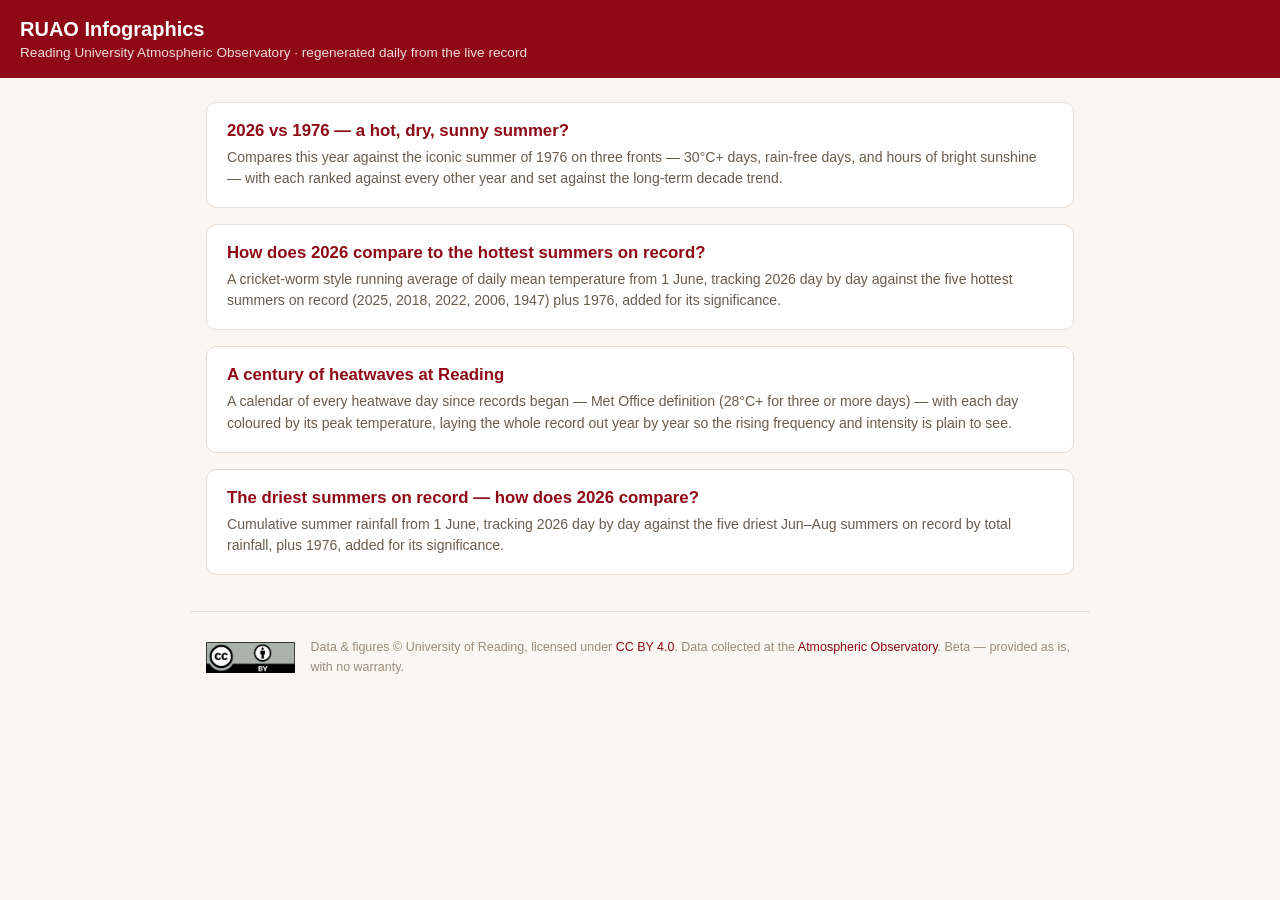
<file: docs/index.html>
<!doctype html>
<html lang="en">
<head>
<meta charset="utf-8">
<meta name="viewport" content="width=device-width, initial-scale=1">
<title>RUAO Infographics</title>

<meta property="og:type" content="website">
<meta property="og:url" content="https://charlton-perez.github.io/ruao-infographics/">
<meta property="og:title" content="RUAO Infographics">
<meta property="og:description" content="Infographics from the Reading University Atmospheric Observatory, regenerated daily from the live record — heatwaves, hot/dry/sunny summers, and rainfall, over more than a century of data.">
<meta property="og:image" content="https://charlton-perez.github.io/ruao-infographics/hot_days_1976/hot_days_30.png">
<meta property="og:image:width" content="2880">
<meta property="og:image:height" content="1620">
<meta name="twitter:card" content="summary_large_image">
<meta name="twitter:title" content="RUAO Infographics">
<meta name="twitter:description" content="Infographics from the Reading University Atmospheric Observatory, regenerated daily from the live record.">
<meta name="twitter:image" content="https://charlton-perez.github.io/ruao-infographics/hot_days_1976/hot_days_30.png">
<style>
  :root {
    --ink: #2b2118; --bg: #faf7f2; --sub: #6a5c4c; --mute: #9a8c7a;
    --maroon: #8e0915; --line: #e6ded4; --card: #ffffff;
  }
  * { box-sizing: border-box; }
  body {
    margin: 0; background: var(--bg); color: var(--ink);
    font-family: Arial, Helvetica, "Helvetica Neue", sans-serif;
    -webkit-font-smoothing: antialiased;
  }
  header { background: var(--maroon); color: #fff; padding: 18px 20px; }
  header h1 { margin: 0; font-size: 1.25rem; }
  header p { margin: 4px 0 0; font-size: 0.85rem; opacity: 0.85; }

  main { max-width: 900px; margin: 0 auto; padding: 24px 16px 20px; }

  .card {
    display: block; background: var(--card); border: 1px solid var(--line);
    border-radius: 10px; padding: 18px 20px; margin-bottom: 16px;
    text-decoration: none; color: inherit;
  }
  .card:hover { border-color: var(--maroon); }
  .card h2 { margin: 0 0 6px; font-size: 1.05rem; color: var(--maroon); }
  .card p { margin: 0; font-size: 0.88rem; color: var(--sub); line-height: 1.5; }

  footer {
    max-width: 900px; margin: 0 auto; padding: 14px 16px 30px;
    border-top: 1px solid var(--line);
  }
  .footer-row { display: flex; align-items: center; gap: 16px; flex-wrap: wrap; }
  .cc-link { flex-shrink: 0; line-height: 0; }
  .cc-badge { height: 31px; width: auto; display: block; }
  .footer-text {
    flex: 1; min-width: 240px; font-size: 0.78rem; line-height: 1.55; color: var(--mute);
  }
  .footer-text a { color: var(--maroon); text-decoration: none; }
  .footer-text a:hover { text-decoration: underline; }
</style>
</head>
<body>
  <header>
    <h1>RUAO Infographics</h1>
    <p>Reading University Atmospheric Observatory · regenerated daily from the live record</p>
  </header>

  <main>
    <a class="card" href="hot_days_1976/">
      <h2>2026 vs 1976 — a hot, dry, sunny summer?</h2>
      <p>Compares this year against the iconic summer of 1976 on three fronts —
      30°C+ days, rain-free days, and hours of bright sunshine — with each
      ranked against every other year and set against the long-term decade
      trend.</p>
    </a>

    <a class="card" href="summer_worm/">
      <h2>How does 2026 compare to the hottest summers on record?</h2>
      <p>A cricket-worm style running average of daily mean temperature from
      1 June, tracking 2026 day by day against the five hottest summers on
      record (2025, 2018, 2022, 2006, 1947) plus 1976, added for its
      significance.</p>
    </a>

    <a class="card" href="heatwave_history/">
      <h2>A century of heatwaves at Reading</h2>
      <p>A calendar of every heatwave day since records began — Met Office
      definition (28°C+ for three or more days) — with each day coloured by its
      peak temperature, laying the whole record out year by year so the rising
      frequency and intensity is plain to see.</p>
    </a>

    <a class="card" href="summer_rainfall/">
      <h2>The driest summers on record — how does 2026 compare?</h2>
      <p>Cumulative summer rainfall from 1 June, tracking 2026 day by day
      against the five driest Jun–Aug summers on record by total rainfall,
      plus 1976, added for its significance.</p>
    </a>
  </main>

  <footer>
    <div class="footer-row">
      <a class="cc-link" href="https://creativecommons.org/licenses/by/4.0/" target="_blank" rel="noreferrer"
         title="Creative Commons Attribution 4.0 International">
        <img class="cc-badge" src="assets/cc-by.png" alt="Creative Commons BY 4.0">
      </a>
      <p class="footer-text">
        Data &amp; figures &copy; University of Reading, licensed under
        <a href="https://creativecommons.org/licenses/by/4.0/" target="_blank" rel="noreferrer">CC&nbsp;BY&nbsp;4.0</a>.
        Data collected at the
        <a href="https://research.reading.ac.uk/meteorology/atmospheric-observatory/" target="_blank" rel="noreferrer">Atmospheric Observatory</a>.
        Beta — provided as is, with no warranty.
      </p>
    </div>
  </footer>
</body>
</html>
</file>
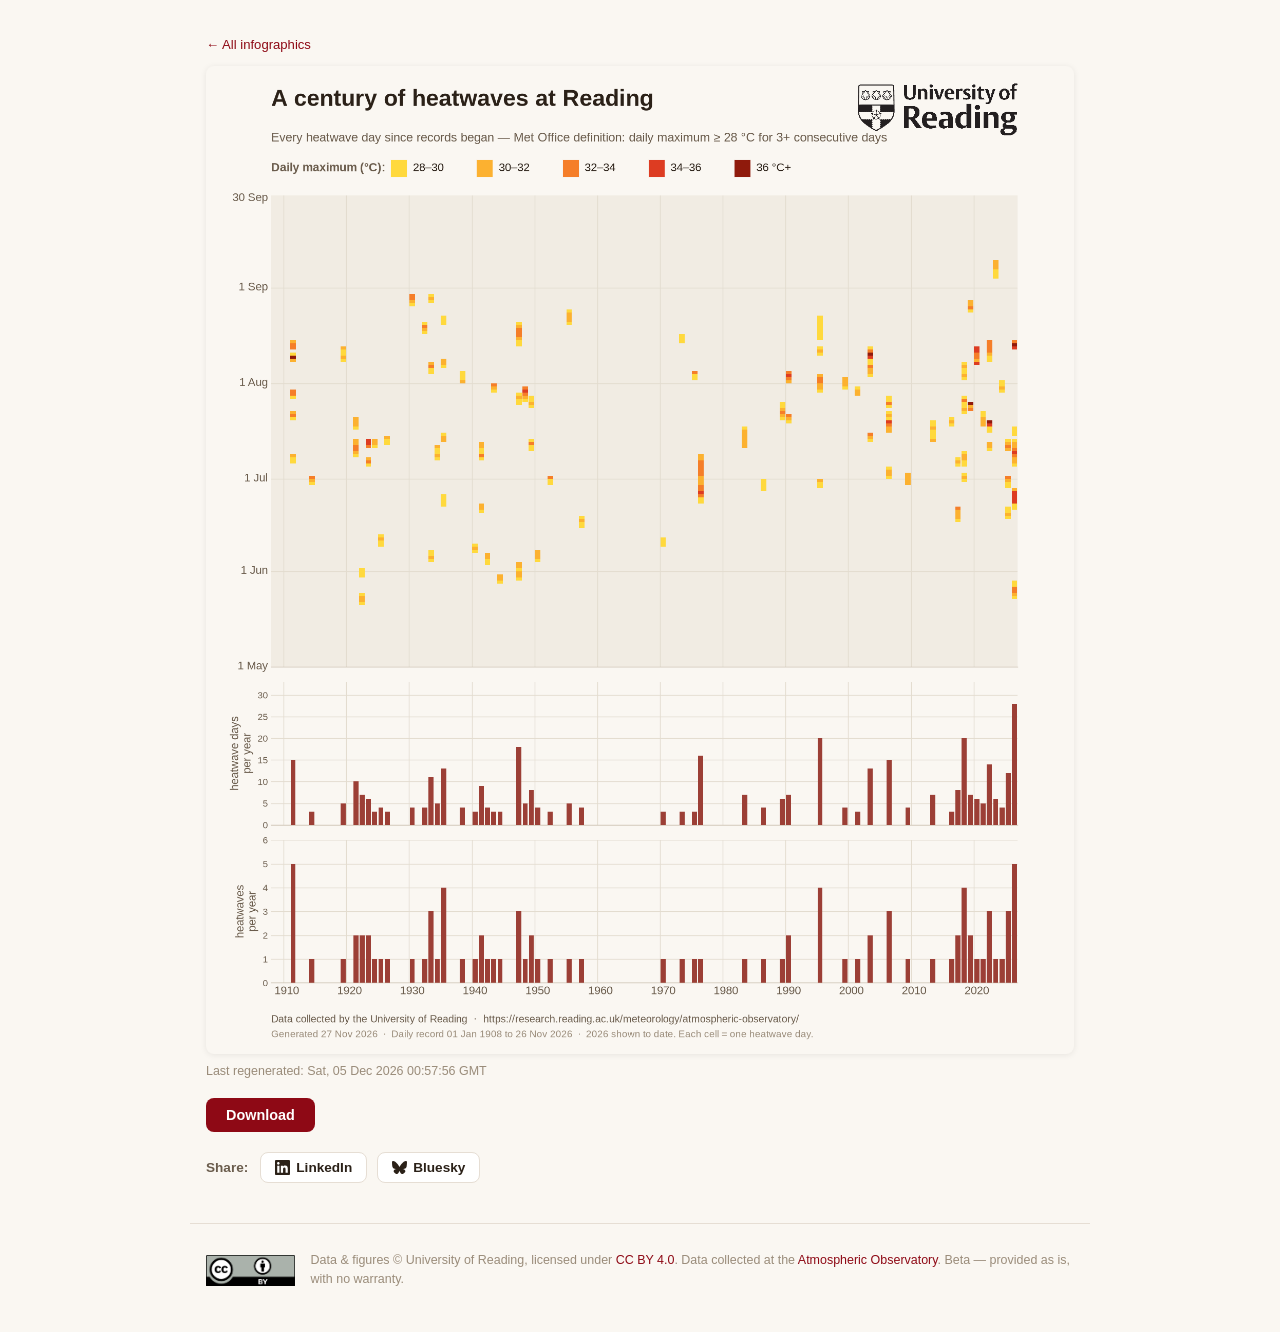
<file: docs/heatwave_history/index.html>
<!doctype html>
<html lang="en">
<head>
<meta charset="utf-8">
<meta name="viewport" content="width=device-width, initial-scale=1">
<title>A century of heatwaves at Reading | RUAO Infographics</title>

<meta property="og:type" content="website">
<meta property="og:url" content="https://charlton-perez.github.io/ruao-infographics/heatwave_history/">
<meta property="og:title" content="A century of heatwaves at Reading">
<meta property="og:description" content="Every heatwave day since records began at the Reading University Atmospheric Observatory, coloured by peak temperature — one hundred years of rising frequency and intensity, laid out year by year.">
<meta property="og:image" content="https://charlton-perez.github.io/ruao-infographics/heatwave_history/heatwave_history.png">
<meta property="og:image:width" content="1690">
<meta property="og:image:height" content="1924">
<meta name="twitter:card" content="summary_large_image">
<meta name="twitter:title" content="A century of heatwaves at Reading">
<meta name="twitter:description" content="Every heatwave day since records began at the Reading University Atmospheric Observatory, coloured by peak temperature.">
<meta name="twitter:image" content="https://charlton-perez.github.io/ruao-infographics/heatwave_history/heatwave_history.png">

<link rel="stylesheet" href="../assets/share.css">
<style>
  :root {
    --ink: #2b2118; --bg: #faf7f2; --sub: #6a5c4c; --mute: #9a8c7a;
    --maroon: #8e0915; --line: #e6ded4;
  }
  * { box-sizing: border-box; }
  body {
    margin: 0; background: var(--bg); color: var(--ink);
    font-family: Arial, Helvetica, "Helvetica Neue", sans-serif;
    -webkit-font-smoothing: antialiased;
  }
  main { max-width: 900px; margin: 0 auto; padding: 24px 16px 20px; }

  .back { font-size: 0.82rem; margin-bottom: 14px; }
  .back a { color: var(--maroon); text-decoration: none; }
  .back a:hover { text-decoration: underline; }

  .combined img {
    width: 100%; height: auto; display: block; border-radius: 8px;
    box-shadow: 0 1px 6px rgba(0,0,0,0.08); background: #fff;
  }
  #updated { font-size: 0.78rem; color: var(--mute); margin: 10px 0 20px; }

  .downloads { margin-bottom: 20px; }
  a.dl-btn {
    display: inline-block; background: var(--maroon); color: #fff; text-decoration: none;
    border-radius: 8px; padding: 9px 20px; font-size: 0.9rem; font-weight: 600;
  }
  a.dl-btn:hover { background: #6f0710; }

  footer {
    max-width: 900px; margin: 0 auto; padding: 14px 16px 30px;
    border-top: 1px solid var(--line);
  }
  .footer-row { display: flex; align-items: center; gap: 16px; flex-wrap: wrap; }
  .cc-link { flex-shrink: 0; line-height: 0; }
  .cc-badge { height: 31px; width: auto; display: block; }
  .footer-text {
    flex: 1; min-width: 240px; font-size: 0.78rem; line-height: 1.55; color: var(--mute);
  }
  .footer-text a { color: var(--maroon); text-decoration: none; }
  .footer-text a:hover { text-decoration: underline; }
</style>
</head>
<body>
  <main>
    <p class="back"><a href="../">&larr; All infographics</a></p>

    <div class="combined">
      <img src="heatwave_history.png" alt="A century of heatwaves at Reading — every heatwave day since records began, coloured by temperature">
    </div>
    <p id="updated"></p>

    <div class="downloads">
      <a class="dl-btn" href="heatwave_history.png" download>Download</a>
    </div>

    <div class="share">
      <span class="share-label">Share:</span>
      <button id="share-linkedin" class="share-btn" type="button">
        <svg viewBox="0 0 24 24" fill="currentColor" aria-hidden="true"><path d="M20.447 20.452h-3.554v-5.569c0-1.328-.027-3.037-1.852-3.037-1.853 0-2.136 1.445-2.136 2.939v5.667H9.351V9h3.414v1.561h.046c.477-.9 1.637-1.85 3.37-1.85 3.601 0 4.267 2.37 4.267 5.455v6.286zM5.337 7.433c-1.144 0-2.063-.926-2.063-2.065 0-1.138.92-2.063 2.063-2.063 1.14 0 2.064.925 2.064 2.063 0 1.139-.925 2.065-2.064 2.065zm1.782 13.019H3.555V9h3.564v11.452zM22.225 0H1.771C.792 0 0 .774 0 1.729v20.542C0 23.227.792 24 1.771 24h20.451C23.2 24 24 23.227 24 22.271V1.729C24 .774 23.2 0 22.222 0h.003z"/></svg>
        LinkedIn
      </button>
      <button id="share-bluesky" class="share-btn" type="button">
        <svg viewBox="0 0 24 24" fill="currentColor" aria-hidden="true"><path d="M5.202 2.857C7.954 4.922 10.913 9.11 12 11.358c1.087-2.247 4.046-6.436 6.798-8.501C20.783 1.366 24 .213 24 3.883c0 .732-.42 6.156-.667 7.037-.856 3.061-3.978 3.842-6.755 3.37 4.854.826 6.089 3.562 3.422 6.299-5.065 5.196-7.28-1.304-7.847-2.97-.104-.305-.152-.448-.153-.327 0-.121-.05.022-.153.327-.568 1.666-2.782 8.166-7.847 2.97-2.667-2.737-1.432-5.473 3.422-6.3-2.777.473-5.899-.308-6.755-3.369C.42 10.04 0 4.615 0 3.883c0-3.67 3.217-2.517 5.202-1.026"/></svg>
        Bluesky
      </button>
      <button id="share-native" class="share-btn" type="button" hidden>
        <svg viewBox="0 0 24 24" fill="currentColor" aria-hidden="true"><path d="M18 16.08c-.76 0-1.44.3-1.96.77L8.91 12.7c.05-.23.09-.46.09-.7s-.04-.47-.09-.7l7.05-4.11c.54.5 1.25.81 2.04.81 1.66 0 3-1.34 3-3s-1.34-3-3-3-3 1.34-3 3c0 .24.04.47.09.7L8.04 9.81C7.5 9.31 6.79 9 6 9c-1.66 0-3 1.34-3 3s1.34 3 3 3c.79 0 1.5-.31 2.04-.81l7.12 4.16c-.05.21-.08.43-.08.65 0 1.61 1.31 2.92 2.92 2.92 1.61 0 2.92-1.31 2.92-2.92s-1.31-2.92-2.92-2.92z"/></svg>
        Share
      </button>
    </div>
  </main>

  <footer>
    <div class="footer-row">
      <a class="cc-link" href="https://creativecommons.org/licenses/by/4.0/" target="_blank" rel="noreferrer"
         title="Creative Commons Attribution 4.0 International">
        <img class="cc-badge" src="assets/cc-by.png" alt="Creative Commons BY 4.0">
      </a>
      <p class="footer-text">
        Data &amp; figures &copy; University of Reading, licensed under
        <a href="https://creativecommons.org/licenses/by/4.0/" target="_blank" rel="noreferrer">CC&nbsp;BY&nbsp;4.0</a>.
        Data collected at the
        <a href="https://research.reading.ac.uk/meteorology/atmospheric-observatory/" target="_blank" rel="noreferrer">Atmospheric Observatory</a>.
        Beta — provided as is, with no warranty.
      </p>
    </div>
  </footer>

  <script>
    fetch('heatwave_history.png', { method: 'HEAD' }).then(r => {
      const lm = r.headers.get('last-modified');
      if (lm) document.getElementById('updated').textContent =
        'Last regenerated: ' + new Date(lm).toUTCString();
    }).catch(() => {});
  </script>
  <script src="../assets/share.js"></script>
  <script>
    initShareButtons({
      url: 'https://charlton-perez.github.io/ruao-infographics/heatwave_history/',
      title: 'A century of heatwaves at Reading',
      text: 'A century of heatwaves at Reading — every heatwave day since records began:',
      image: 'https://charlton-perez.github.io/ruao-infographics/heatwave_history/heatwave_history.png',
    });
  </script>
</body>
</html>
</file>
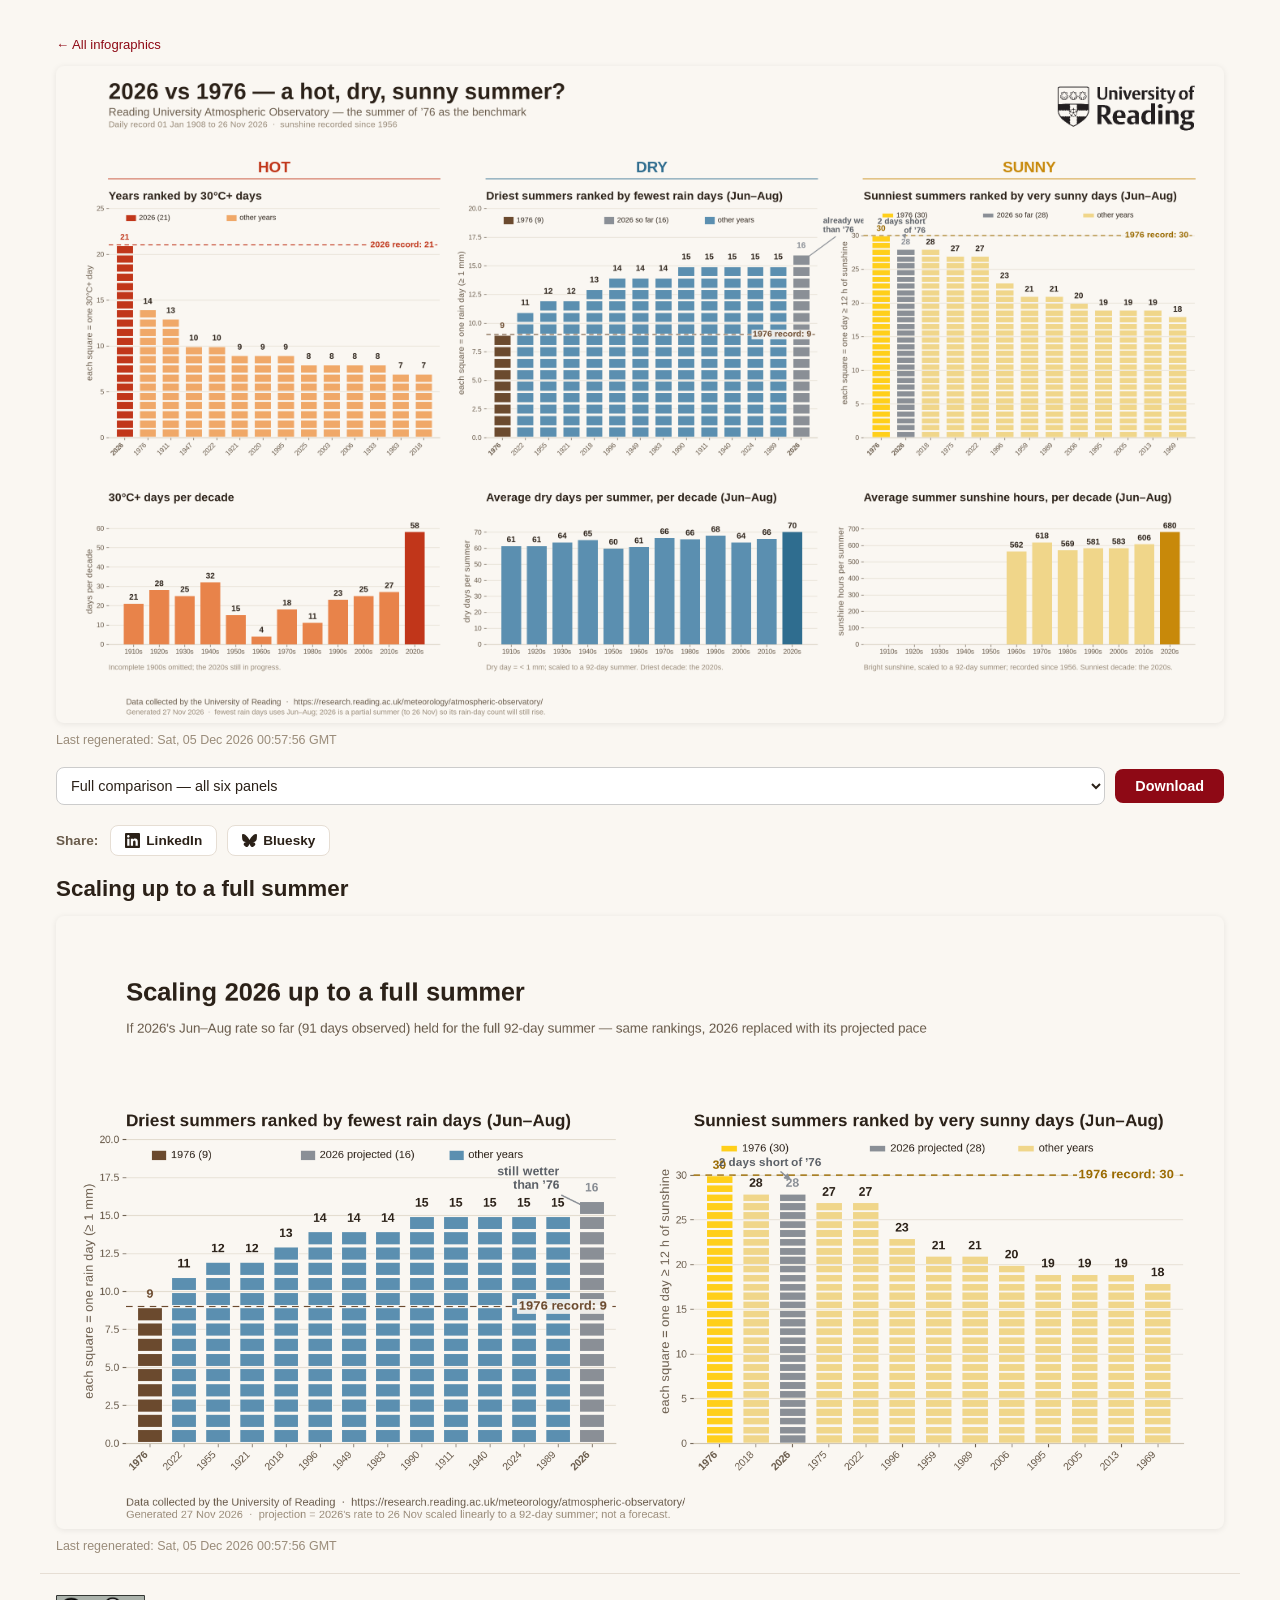
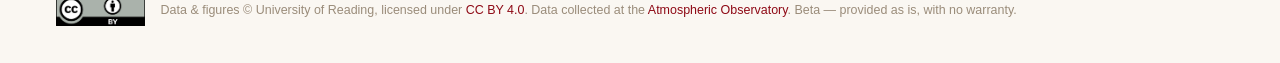
<file: docs/hot_days_1976/index.html>
<!doctype html>
<html lang="en">
<head>
<meta charset="utf-8">
<meta name="viewport" content="width=device-width, initial-scale=1">
<title>2026 vs 1976 — a hot, dry, sunny summer? | RUAO Infographics</title>

<meta property="og:type" content="website">
<meta property="og:url" content="https://charlton-perez.github.io/ruao-infographics/hot_days_1976/">
<meta property="og:title" content="2026 vs 1976 — a hot, dry, sunny summer?">
<meta property="og:description" content="Comparing this year against the iconic summer of 1976 on three fronts — 30°C+ days, rain-free days, and hours of bright sunshine — ranked against every other year on record.">
<meta property="og:image" content="https://charlton-perez.github.io/ruao-infographics/hot_days_1976/hot_days_30_social.png">
<meta property="og:image:width" content="1600">
<meta property="og:image:height" content="900">
<meta name="twitter:card" content="summary_large_image">
<meta name="twitter:title" content="2026 vs 1976 — a hot, dry, sunny summer?">
<meta name="twitter:description" content="Comparing this year against the iconic summer of 1976 — 30°C+ days, rain-free days, and hours of bright sunshine.">
<meta name="twitter:image" content="https://charlton-perez.github.io/ruao-infographics/hot_days_1976/hot_days_30_social.png">

<link rel="stylesheet" href="../assets/share.css">
<style>
  :root {
    --ink: #2b2118; --bg: #faf7f2; --sub: #6a5c4c; --mute: #9a8c7a;
    --maroon: #8e0915; --line: #e6ded4; --card: #ffffff;
  }
  * { box-sizing: border-box; }
  body {
    margin: 0; background: var(--bg); color: var(--ink);
    font-family: Arial, Helvetica, "Helvetica Neue", sans-serif;
    -webkit-font-smoothing: antialiased;
  }
  main { max-width: 1200px; margin: 0 auto; padding: 24px 16px 20px; }

  .back { font-size: 0.82rem; margin-bottom: 14px; }
  .back a { color: var(--maroon); text-decoration: none; }
  .back a:hover { text-decoration: underline; }

  .combined img {
    width: 100%; height: auto; display: block; border-radius: 8px;
    box-shadow: 0 1px 6px rgba(0,0,0,0.08); background: #fff;
  }
  #updated { font-size: 0.78rem; color: var(--mute); margin: 10px 0 20px; }

  .section-title {
    font-size: 1.4rem; margin: 8px 0 14px; color: var(--ink);
  }
  #updated-prorata { font-size: 0.78rem; color: var(--mute); margin: 10px 0 0; }

  .downloads {
    display: flex; gap: 10px; flex-wrap: wrap; align-items: center;
    margin-bottom: 20px;
  }
  select#dl-select {
    flex: 1; min-width: 220px; padding: 9px 10px; font-size: 0.9rem;
    border: 1px solid #ccc; border-radius: 8px; background: #fff; color: var(--ink);
  }
  button#dl-btn {
    background: var(--maroon); color: #fff; border: none; border-radius: 8px;
    padding: 9px 20px; font-size: 0.9rem; font-weight: 600; cursor: pointer;
  }
  button#dl-btn:hover { background: #6f0710; }

  footer {
    max-width: 1200px; margin: 0 auto; padding: 14px 16px 30px;
    border-top: 1px solid var(--line);
  }
  .footer-row { display: flex; align-items: center; gap: 16px; flex-wrap: wrap; }
  .cc-link { flex-shrink: 0; line-height: 0; }
  .cc-badge { height: 31px; width: auto; display: block; }
  .footer-text {
    flex: 1; min-width: 240px; font-size: 0.78rem; line-height: 1.55; color: var(--mute);
  }
  .footer-text a { color: var(--maroon); text-decoration: none; }
  .footer-text a:hover { text-decoration: underline; }
</style>
</head>
<body>
  <main>
    <p class="back"><a href="../">&larr; All infographics</a></p>

    <div class="combined">
      <img src="hot_days_30.png" alt="2026 vs 1976 — a hot, dry, sunny summer? Full comparison">
    </div>
    <p id="updated"></p>

    <div class="downloads">
      <select id="dl-select">
        <option value="hot_days_30.png">Full comparison — all six panels</option>
        <option value="panels/hot_ranking.png">Hot — years ranked by 30°C+ days</option>
        <option value="panels/dry_ranking.png">Dry — driest summers ranked</option>
        <option value="panels/sunny_ranking.png">Sunny — sunniest summers ranked</option>
        <option value="panels/hot_decade.png">Hot — 30°C+ days per decade</option>
        <option value="panels/dry_decade.png">Dry — average dry days per decade</option>
        <option value="panels/sunny_decade.png">Sunny — average sunshine hours per decade</option>
        <option value="pro_rata_summer.png">Pro-rata — 2026 scaled to a full summer (both panels)</option>
        <option value="panels/dry_ranking_prorata.png">Pro-rata — driest summers (2026 scaled)</option>
        <option value="panels/sunny_ranking_prorata.png">Pro-rata — sunniest summers (2026 scaled)</option>
      </select>
      <button id="dl-btn">Download</button>
    </div>

    <div class="share">
      <span class="share-label">Share:</span>
      <button id="share-linkedin" class="share-btn" type="button">
        <svg viewBox="0 0 24 24" fill="currentColor" aria-hidden="true"><path d="M20.447 20.452h-3.554v-5.569c0-1.328-.027-3.037-1.852-3.037-1.853 0-2.136 1.445-2.136 2.939v5.667H9.351V9h3.414v1.561h.046c.477-.9 1.637-1.85 3.37-1.85 3.601 0 4.267 2.37 4.267 5.455v6.286zM5.337 7.433c-1.144 0-2.063-.926-2.063-2.065 0-1.138.92-2.063 2.063-2.063 1.14 0 2.064.925 2.064 2.063 0 1.139-.925 2.065-2.064 2.065zm1.782 13.019H3.555V9h3.564v11.452zM22.225 0H1.771C.792 0 0 .774 0 1.729v20.542C0 23.227.792 24 1.771 24h20.451C23.2 24 24 23.227 24 22.271V1.729C24 .774 23.2 0 22.222 0h.003z"/></svg>
        LinkedIn
      </button>
      <button id="share-bluesky" class="share-btn" type="button">
        <svg viewBox="0 0 24 24" fill="currentColor" aria-hidden="true"><path d="M5.202 2.857C7.954 4.922 10.913 9.11 12 11.358c1.087-2.247 4.046-6.436 6.798-8.501C20.783 1.366 24 .213 24 3.883c0 .732-.42 6.156-.667 7.037-.856 3.061-3.978 3.842-6.755 3.37 4.854.826 6.089 3.562 3.422 6.299-5.065 5.196-7.28-1.304-7.847-2.97-.104-.305-.152-.448-.153-.327 0-.121-.05.022-.153.327-.568 1.666-2.782 8.166-7.847 2.97-2.667-2.737-1.432-5.473 3.422-6.3-2.777.473-5.899-.308-6.755-3.369C.42 10.04 0 4.615 0 3.883c0-3.67 3.217-2.517 5.202-1.026"/></svg>
        Bluesky
      </button>
      <button id="share-native" class="share-btn" type="button" hidden>
        <svg viewBox="0 0 24 24" fill="currentColor" aria-hidden="true"><path d="M18 16.08c-.76 0-1.44.3-1.96.77L8.91 12.7c.05-.23.09-.46.09-.7s-.04-.47-.09-.7l7.05-4.11c.54.5 1.25.81 2.04.81 1.66 0 3-1.34 3-3s-1.34-3-3-3-3 1.34-3 3c0 .24.04.47.09.7L8.04 9.81C7.5 9.31 6.79 9 6 9c-1.66 0-3 1.34-3 3s1.34 3 3 3c.79 0 1.5-.31 2.04-.81l7.12 4.16c-.05.21-.08.43-.08.65 0 1.61 1.31 2.92 2.92 2.92 1.61 0 2.92-1.31 2.92-2.92s-1.31-2.92-2.92-2.92z"/></svg>
        Share
      </button>
    </div>

    <h2 class="section-title">Scaling up to a full summer</h2>
    <div class="combined">
      <img src="pro_rata_summer.png" alt="Scaling 2026 up to a full summer — driest and sunniest summers ranked, with 2026 replaced by its projected pace">
    </div>
    <p id="updated-prorata"></p>
  </main>

  <footer>
    <div class="footer-row">
      <a class="cc-link" href="https://creativecommons.org/licenses/by/4.0/" target="_blank" rel="noreferrer"
         title="Creative Commons Attribution 4.0 International">
        <img class="cc-badge" src="assets/cc-by.png" alt="Creative Commons BY 4.0">
      </a>
      <p class="footer-text">
        Data &amp; figures &copy; University of Reading, licensed under
        <a href="https://creativecommons.org/licenses/by/4.0/" target="_blank" rel="noreferrer">CC&nbsp;BY&nbsp;4.0</a>.
        Data collected at the
        <a href="https://research.reading.ac.uk/meteorology/atmospheric-observatory/" target="_blank" rel="noreferrer">Atmospheric Observatory</a>.
        Beta — provided as is, with no warranty.
      </p>
    </div>
  </footer>

  <script>
    fetch('hot_days_30.png', { method: 'HEAD' }).then(r => {
      const lm = r.headers.get('last-modified');
      if (lm) document.getElementById('updated').textContent =
        'Last regenerated: ' + new Date(lm).toUTCString();
    }).catch(() => {});

    fetch('pro_rata_summer.png', { method: 'HEAD' }).then(r => {
      const lm = r.headers.get('last-modified');
      if (lm) document.getElementById('updated-prorata').textContent =
        'Last regenerated: ' + new Date(lm).toUTCString();
    }).catch(() => {});

    document.getElementById('dl-btn').addEventListener('click', () => {
      const sel = document.getElementById('dl-select');
      const url = sel.value;
      const a = document.createElement('a');
      a.href = url;
      a.download = url.split('/').pop();
      document.body.appendChild(a);
      a.click();
      a.remove();
    });
  </script>
  <script src="../assets/share.js"></script>
  <script>
    initShareButtons({
      url: 'https://charlton-perez.github.io/ruao-infographics/hot_days_1976/',
      title: '2026 vs 1976 — a hot, dry, sunny summer?',
      text: '2026 vs 1976 — a hot, dry, sunny summer? See the numbers:',
      image: 'https://charlton-perez.github.io/ruao-infographics/hot_days_1976/hot_days_30.png',
    });
  </script>
</body>
</html>
</file>
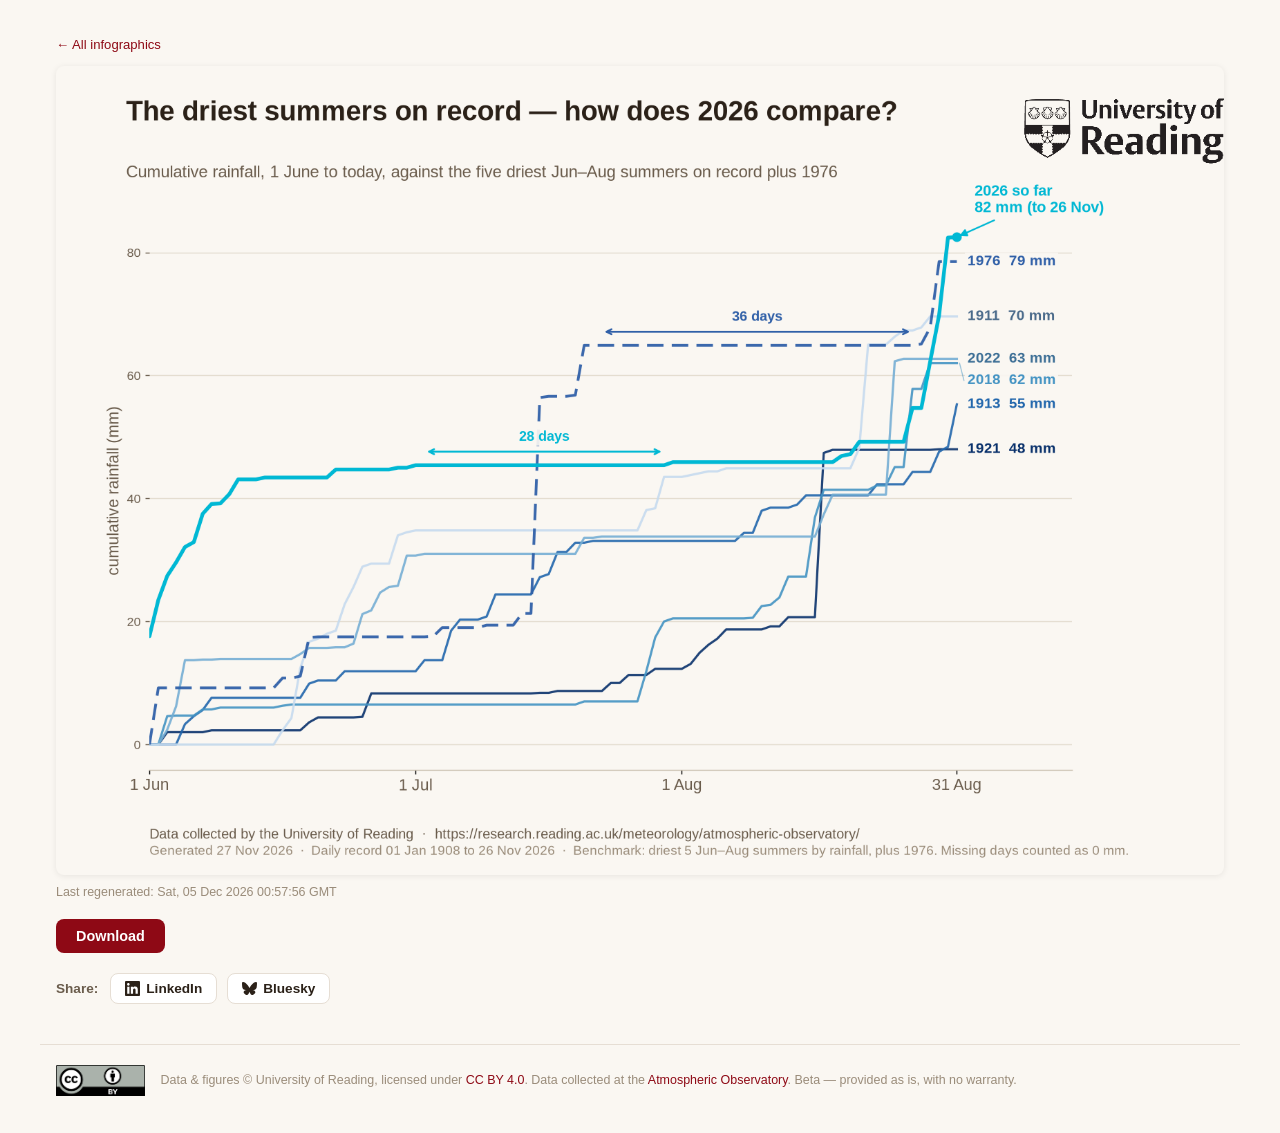
<file: docs/summer_rainfall/index.html>
<!doctype html>
<html lang="en">
<head>
<meta charset="utf-8">
<meta name="viewport" content="width=device-width, initial-scale=1">
<title>The driest summers on record — how does 2026 compare? | RUAO Infographics</title>

<meta property="og:type" content="website">
<meta property="og:url" content="https://charlton-perez.github.io/ruao-infographics/summer_rainfall/">
<meta property="og:title" content="The driest summers on record — how does 2026 compare?">
<meta property="og:description" content="Cumulative summer rainfall from 1 June, tracking 2026 day by day against the five driest Jun–Aug summers on record by total rainfall, plus 1976.">
<meta property="og:image" content="https://charlton-perez.github.io/ruao-infographics/summer_rainfall/summer_rainfall.png">
<meta property="og:image:width" content="1690">
<meta property="og:image:height" content="1170">
<meta name="twitter:card" content="summary_large_image">
<meta name="twitter:title" content="The driest summers on record — how does 2026 compare?">
<meta name="twitter:description" content="Cumulative summer rainfall, tracking 2026 against the five driest Jun–Aug summers on record plus 1976.">
<meta name="twitter:image" content="https://charlton-perez.github.io/ruao-infographics/summer_rainfall/summer_rainfall.png">

<link rel="stylesheet" href="../assets/share.css">
<style>
  :root {
    --ink: #2b2118; --bg: #faf7f2; --sub: #6a5c4c; --mute: #9a8c7a;
    --maroon: #8e0915; --line: #e6ded4;
  }
  * { box-sizing: border-box; }
  body {
    margin: 0; background: var(--bg); color: var(--ink);
    font-family: Arial, Helvetica, "Helvetica Neue", sans-serif;
    -webkit-font-smoothing: antialiased;
  }
  main { max-width: 1200px; margin: 0 auto; padding: 24px 16px 20px; }

  .back { font-size: 0.82rem; margin-bottom: 14px; }
  .back a { color: var(--maroon); text-decoration: none; }
  .back a:hover { text-decoration: underline; }

  .combined img {
    width: 100%; height: auto; display: block; border-radius: 8px;
    box-shadow: 0 1px 6px rgba(0,0,0,0.08); background: #fff;
  }
  #updated { font-size: 0.78rem; color: var(--mute); margin: 10px 0 20px; }

  .downloads { margin-bottom: 20px; }
  a.dl-btn {
    display: inline-block; background: var(--maroon); color: #fff; text-decoration: none;
    border-radius: 8px; padding: 9px 20px; font-size: 0.9rem; font-weight: 600;
  }
  a.dl-btn:hover { background: #6f0710; }

  footer {
    max-width: 1200px; margin: 0 auto; padding: 14px 16px 30px;
    border-top: 1px solid var(--line);
  }
  .footer-row { display: flex; align-items: center; gap: 16px; flex-wrap: wrap; }
  .cc-link { flex-shrink: 0; line-height: 0; }
  .cc-badge { height: 31px; width: auto; display: block; }
  .footer-text {
    flex: 1; min-width: 240px; font-size: 0.78rem; line-height: 1.55; color: var(--mute);
  }
  .footer-text a { color: var(--maroon); text-decoration: none; }
  .footer-text a:hover { text-decoration: underline; }
</style>
</head>
<body>
  <main>
    <p class="back"><a href="../">&larr; All infographics</a></p>

    <div class="combined">
      <img src="summer_rainfall.png" alt="The driest summers on record — how does 2026 compare?">
    </div>
    <p id="updated"></p>

    <div class="downloads">
      <a class="dl-btn" href="summer_rainfall.png" download>Download</a>
    </div>

    <div class="share">
      <span class="share-label">Share:</span>
      <button id="share-linkedin" class="share-btn" type="button">
        <svg viewBox="0 0 24 24" fill="currentColor" aria-hidden="true"><path d="M20.447 20.452h-3.554v-5.569c0-1.328-.027-3.037-1.852-3.037-1.853 0-2.136 1.445-2.136 2.939v5.667H9.351V9h3.414v1.561h.046c.477-.9 1.637-1.85 3.37-1.85 3.601 0 4.267 2.37 4.267 5.455v6.286zM5.337 7.433c-1.144 0-2.063-.926-2.063-2.065 0-1.138.92-2.063 2.063-2.063 1.14 0 2.064.925 2.064 2.063 0 1.139-.925 2.065-2.064 2.065zm1.782 13.019H3.555V9h3.564v11.452zM22.225 0H1.771C.792 0 0 .774 0 1.729v20.542C0 23.227.792 24 1.771 24h20.451C23.2 24 24 23.227 24 22.271V1.729C24 .774 23.2 0 22.222 0h.003z"/></svg>
        LinkedIn
      </button>
      <button id="share-bluesky" class="share-btn" type="button">
        <svg viewBox="0 0 24 24" fill="currentColor" aria-hidden="true"><path d="M5.202 2.857C7.954 4.922 10.913 9.11 12 11.358c1.087-2.247 4.046-6.436 6.798-8.501C20.783 1.366 24 .213 24 3.883c0 .732-.42 6.156-.667 7.037-.856 3.061-3.978 3.842-6.755 3.37 4.854.826 6.089 3.562 3.422 6.299-5.065 5.196-7.28-1.304-7.847-2.97-.104-.305-.152-.448-.153-.327 0-.121-.05.022-.153.327-.568 1.666-2.782 8.166-7.847 2.97-2.667-2.737-1.432-5.473 3.422-6.3-2.777.473-5.899-.308-6.755-3.369C.42 10.04 0 4.615 0 3.883c0-3.67 3.217-2.517 5.202-1.026"/></svg>
        Bluesky
      </button>
      <button id="share-native" class="share-btn" type="button" hidden>
        <svg viewBox="0 0 24 24" fill="currentColor" aria-hidden="true"><path d="M18 16.08c-.76 0-1.44.3-1.96.77L8.91 12.7c.05-.23.09-.46.09-.7s-.04-.47-.09-.7l7.05-4.11c.54.5 1.25.81 2.04.81 1.66 0 3-1.34 3-3s-1.34-3-3-3-3 1.34-3 3c0 .24.04.47.09.7L8.04 9.81C7.5 9.31 6.79 9 6 9c-1.66 0-3 1.34-3 3s1.34 3 3 3c.79 0 1.5-.31 2.04-.81l7.12 4.16c-.05.21-.08.43-.08.65 0 1.61 1.31 2.92 2.92 2.92 1.61 0 2.92-1.31 2.92-2.92s-1.31-2.92-2.92-2.92z"/></svg>
        Share
      </button>
    </div>
  </main>

  <footer>
    <div class="footer-row">
      <a class="cc-link" href="https://creativecommons.org/licenses/by/4.0/" target="_blank" rel="noreferrer"
         title="Creative Commons Attribution 4.0 International">
        <img class="cc-badge" src="assets/cc-by.png" alt="Creative Commons BY 4.0">
      </a>
      <p class="footer-text">
        Data &amp; figures &copy; University of Reading, licensed under
        <a href="https://creativecommons.org/licenses/by/4.0/" target="_blank" rel="noreferrer">CC&nbsp;BY&nbsp;4.0</a>.
        Data collected at the
        <a href="https://research.reading.ac.uk/meteorology/atmospheric-observatory/" target="_blank" rel="noreferrer">Atmospheric Observatory</a>.
        Beta — provided as is, with no warranty.
      </p>
    </div>
  </footer>

  <script>
    fetch('summer_rainfall.png', { method: 'HEAD' }).then(r => {
      const lm = r.headers.get('last-modified');
      if (lm) document.getElementById('updated').textContent =
        'Last regenerated: ' + new Date(lm).toUTCString();
    }).catch(() => {});
  </script>
  <script src="../assets/share.js"></script>
  <script>
    initShareButtons({
      url: 'https://charlton-perez.github.io/ruao-infographics/summer_rainfall/',
      title: 'The driest summers on record — how does 2026 compare?',
      text: 'The driest summers on record — how does 2026 compare?',
      image: 'https://charlton-perez.github.io/ruao-infographics/summer_rainfall/summer_rainfall.png',
    });
  </script>
</body>
</html>
</file>
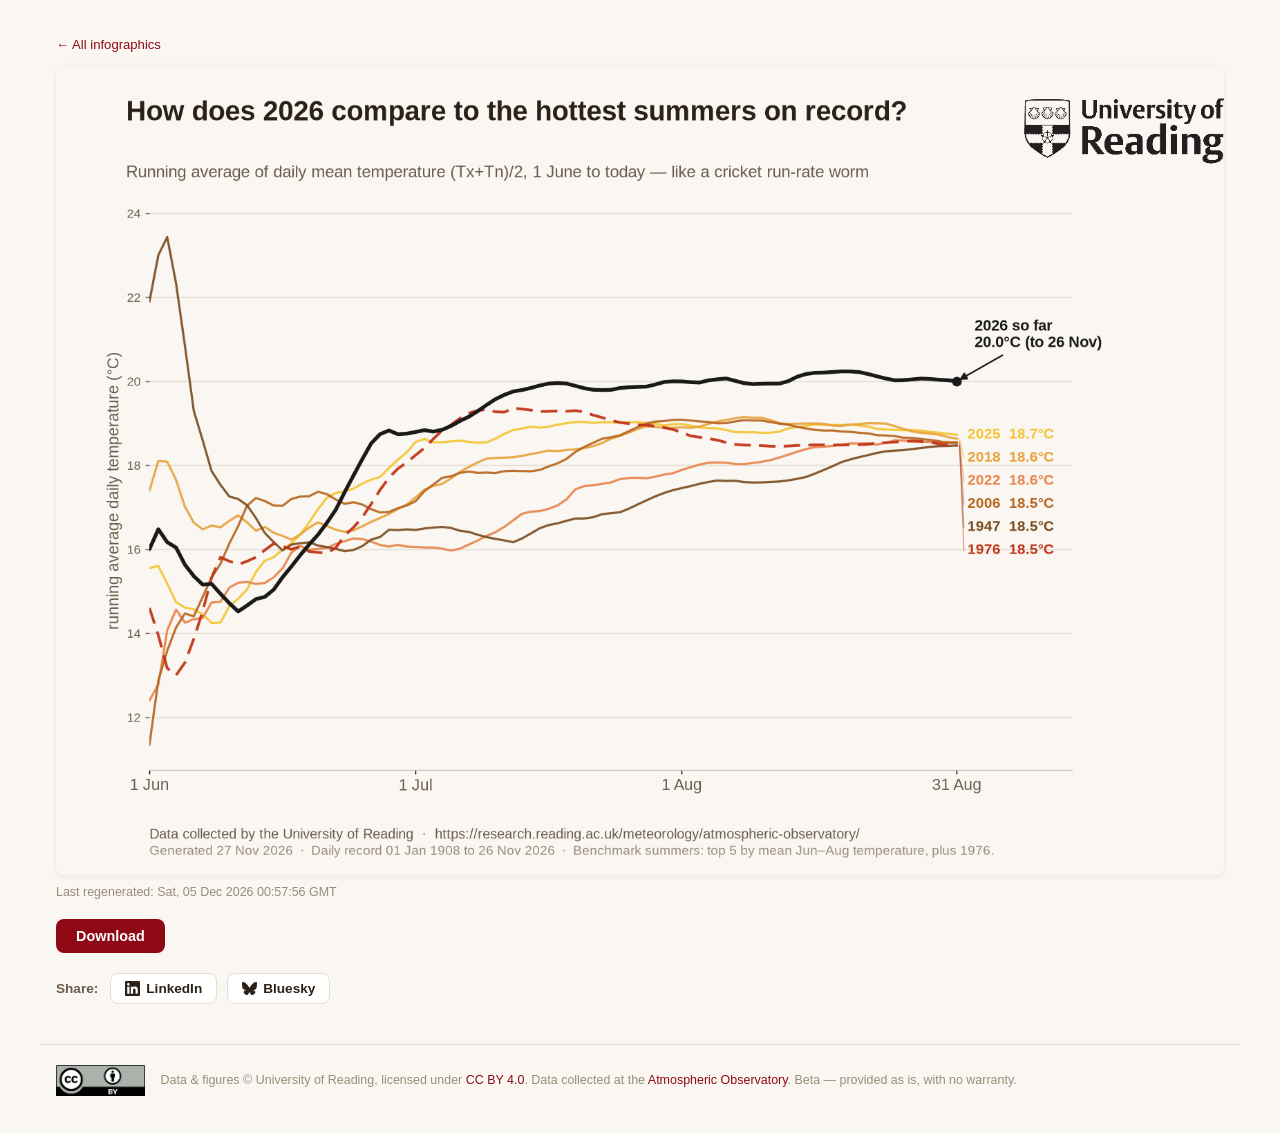
<file: docs/summer_worm/index.html>
<!doctype html>
<html lang="en">
<head>
<meta charset="utf-8">
<meta name="viewport" content="width=device-width, initial-scale=1">
<title>2026 vs the hottest summers on record | RUAO Infographics</title>

<meta property="og:type" content="website">
<meta property="og:url" content="https://charlton-perez.github.io/ruao-infographics/summer_worm/">
<meta property="og:title" content="How does 2026 compare to the hottest summers on record?">
<meta property="og:description" content="A cricket-worm style running average of daily mean temperature from 1 June, tracking 2026 day by day against the five hottest summers on record plus 1976.">
<meta property="og:image" content="https://charlton-perez.github.io/ruao-infographics/summer_worm/summer_worm.png">
<meta property="og:image:width" content="1690">
<meta property="og:image:height" content="1170">
<meta name="twitter:card" content="summary_large_image">
<meta name="twitter:title" content="How does 2026 compare to the hottest summers on record?">
<meta name="twitter:description" content="A cricket-worm style running average of daily mean temperature, tracking 2026 against the five hottest summers on record plus 1976.">
<meta name="twitter:image" content="https://charlton-perez.github.io/ruao-infographics/summer_worm/summer_worm.png">

<link rel="stylesheet" href="../assets/share.css">
<style>
  :root {
    --ink: #2b2118; --bg: #faf7f2; --sub: #6a5c4c; --mute: #9a8c7a;
    --maroon: #8e0915; --line: #e6ded4;
  }
  * { box-sizing: border-box; }
  body {
    margin: 0; background: var(--bg); color: var(--ink);
    font-family: Arial, Helvetica, "Helvetica Neue", sans-serif;
    -webkit-font-smoothing: antialiased;
  }
  main { max-width: 1200px; margin: 0 auto; padding: 24px 16px 20px; }

  .back { font-size: 0.82rem; margin-bottom: 14px; }
  .back a { color: var(--maroon); text-decoration: none; }
  .back a:hover { text-decoration: underline; }

  .combined img {
    width: 100%; height: auto; display: block; border-radius: 8px;
    box-shadow: 0 1px 6px rgba(0,0,0,0.08); background: #fff;
  }
  #updated { font-size: 0.78rem; color: var(--mute); margin: 10px 0 20px; }

  .downloads { margin-bottom: 20px; }
  a.dl-btn {
    display: inline-block; background: var(--maroon); color: #fff; text-decoration: none;
    border-radius: 8px; padding: 9px 20px; font-size: 0.9rem; font-weight: 600;
  }
  a.dl-btn:hover { background: #6f0710; }

  footer {
    max-width: 1200px; margin: 0 auto; padding: 14px 16px 30px;
    border-top: 1px solid var(--line);
  }
  .footer-row { display: flex; align-items: center; gap: 16px; flex-wrap: wrap; }
  .cc-link { flex-shrink: 0; line-height: 0; }
  .cc-badge { height: 31px; width: auto; display: block; }
  .footer-text {
    flex: 1; min-width: 240px; font-size: 0.78rem; line-height: 1.55; color: var(--mute);
  }
  .footer-text a { color: var(--maroon); text-decoration: none; }
  .footer-text a:hover { text-decoration: underline; }
</style>
</head>
<body>
  <main>
    <p class="back"><a href="../">&larr; All infographics</a></p>

    <div class="combined">
      <img src="summer_worm.png" alt="How does 2026 compare to the hottest summers on record?">
    </div>
    <p id="updated"></p>

    <div class="downloads">
      <a class="dl-btn" href="summer_worm.png" download>Download</a>
    </div>

    <div class="share">
      <span class="share-label">Share:</span>
      <button id="share-linkedin" class="share-btn" type="button">
        <svg viewBox="0 0 24 24" fill="currentColor" aria-hidden="true"><path d="M20.447 20.452h-3.554v-5.569c0-1.328-.027-3.037-1.852-3.037-1.853 0-2.136 1.445-2.136 2.939v5.667H9.351V9h3.414v1.561h.046c.477-.9 1.637-1.85 3.37-1.85 3.601 0 4.267 2.37 4.267 5.455v6.286zM5.337 7.433c-1.144 0-2.063-.926-2.063-2.065 0-1.138.92-2.063 2.063-2.063 1.14 0 2.064.925 2.064 2.063 0 1.139-.925 2.065-2.064 2.065zm1.782 13.019H3.555V9h3.564v11.452zM22.225 0H1.771C.792 0 0 .774 0 1.729v20.542C0 23.227.792 24 1.771 24h20.451C23.2 24 24 23.227 24 22.271V1.729C24 .774 23.2 0 22.222 0h.003z"/></svg>
        LinkedIn
      </button>
      <button id="share-bluesky" class="share-btn" type="button">
        <svg viewBox="0 0 24 24" fill="currentColor" aria-hidden="true"><path d="M5.202 2.857C7.954 4.922 10.913 9.11 12 11.358c1.087-2.247 4.046-6.436 6.798-8.501C20.783 1.366 24 .213 24 3.883c0 .732-.42 6.156-.667 7.037-.856 3.061-3.978 3.842-6.755 3.37 4.854.826 6.089 3.562 3.422 6.299-5.065 5.196-7.28-1.304-7.847-2.97-.104-.305-.152-.448-.153-.327 0-.121-.05.022-.153.327-.568 1.666-2.782 8.166-7.847 2.97-2.667-2.737-1.432-5.473 3.422-6.3-2.777.473-5.899-.308-6.755-3.369C.42 10.04 0 4.615 0 3.883c0-3.67 3.217-2.517 5.202-1.026"/></svg>
        Bluesky
      </button>
      <button id="share-native" class="share-btn" type="button" hidden>
        <svg viewBox="0 0 24 24" fill="currentColor" aria-hidden="true"><path d="M18 16.08c-.76 0-1.44.3-1.96.77L8.91 12.7c.05-.23.09-.46.09-.7s-.04-.47-.09-.7l7.05-4.11c.54.5 1.25.81 2.04.81 1.66 0 3-1.34 3-3s-1.34-3-3-3-3 1.34-3 3c0 .24.04.47.09.7L8.04 9.81C7.5 9.31 6.79 9 6 9c-1.66 0-3 1.34-3 3s1.34 3 3 3c.79 0 1.5-.31 2.04-.81l7.12 4.16c-.05.21-.08.43-.08.65 0 1.61 1.31 2.92 2.92 2.92 1.61 0 2.92-1.31 2.92-2.92s-1.31-2.92-2.92-2.92z"/></svg>
        Share
      </button>
    </div>
  </main>

  <footer>
    <div class="footer-row">
      <a class="cc-link" href="https://creativecommons.org/licenses/by/4.0/" target="_blank" rel="noreferrer"
         title="Creative Commons Attribution 4.0 International">
        <img class="cc-badge" src="assets/cc-by.png" alt="Creative Commons BY 4.0">
      </a>
      <p class="footer-text">
        Data &amp; figures &copy; University of Reading, licensed under
        <a href="https://creativecommons.org/licenses/by/4.0/" target="_blank" rel="noreferrer">CC&nbsp;BY&nbsp;4.0</a>.
        Data collected at the
        <a href="https://research.reading.ac.uk/meteorology/atmospheric-observatory/" target="_blank" rel="noreferrer">Atmospheric Observatory</a>.
        Beta — provided as is, with no warranty.
      </p>
    </div>
  </footer>

  <script>
    fetch('summer_worm.png', { method: 'HEAD' }).then(r => {
      const lm = r.headers.get('last-modified');
      if (lm) document.getElementById('updated').textContent =
        'Last regenerated: ' + new Date(lm).toUTCString();
    }).catch(() => {});
  </script>
  <script src="../assets/share.js"></script>
  <script>
    initShareButtons({
      url: 'https://charlton-perez.github.io/ruao-infographics/summer_worm/',
      title: 'How does 2026 compare to the hottest summers on record?',
      text: 'How does 2026 compare to the hottest summers on record?',
      image: 'https://charlton-perez.github.io/ruao-infographics/summer_worm/summer_worm.png',
    });
  </script>
</body>
</html>
</file>
<file: docs/assets/share.css>
/* Shared "Share" row — used on every infographic page alongside its Download
   control. Assumes the page's own <style> already defines --ink/--bg/--sub/
   --mute/--maroon/--line in :root (all infographic pages do). */
.share {
  display: flex; align-items: center; gap: 10px; flex-wrap: wrap;
  margin: 0 0 20px;
}
.share-label {
  font-size: 0.85rem; color: var(--sub); font-weight: 600; margin-right: 2px;
}
.share-btn {
  display: inline-flex; align-items: center; gap: 6px;
  background: #fff; color: var(--ink); border: 1px solid var(--line);
  border-radius: 8px; padding: 7px 14px; font-size: 0.85rem; font-weight: 600;
  cursor: pointer; text-decoration: none; font-family: inherit;
  transition: border-color 0.15s, color 0.15s;
}
.share-btn:hover { border-color: var(--maroon); color: var(--maroon); }
.share-btn svg { width: 15px; height: 15px; flex-shrink: 0; }
/* Author-stylesheet display:inline-flex above would otherwise beat the UA's
   [hidden]{display:none} on specificity ties (equal specificity, author origin
   wins) — this keeps the feature-detected native-share button truly hidden
   until JS explicitly un-hides it. */
.share-btn[hidden] { display: none; }
</file>
